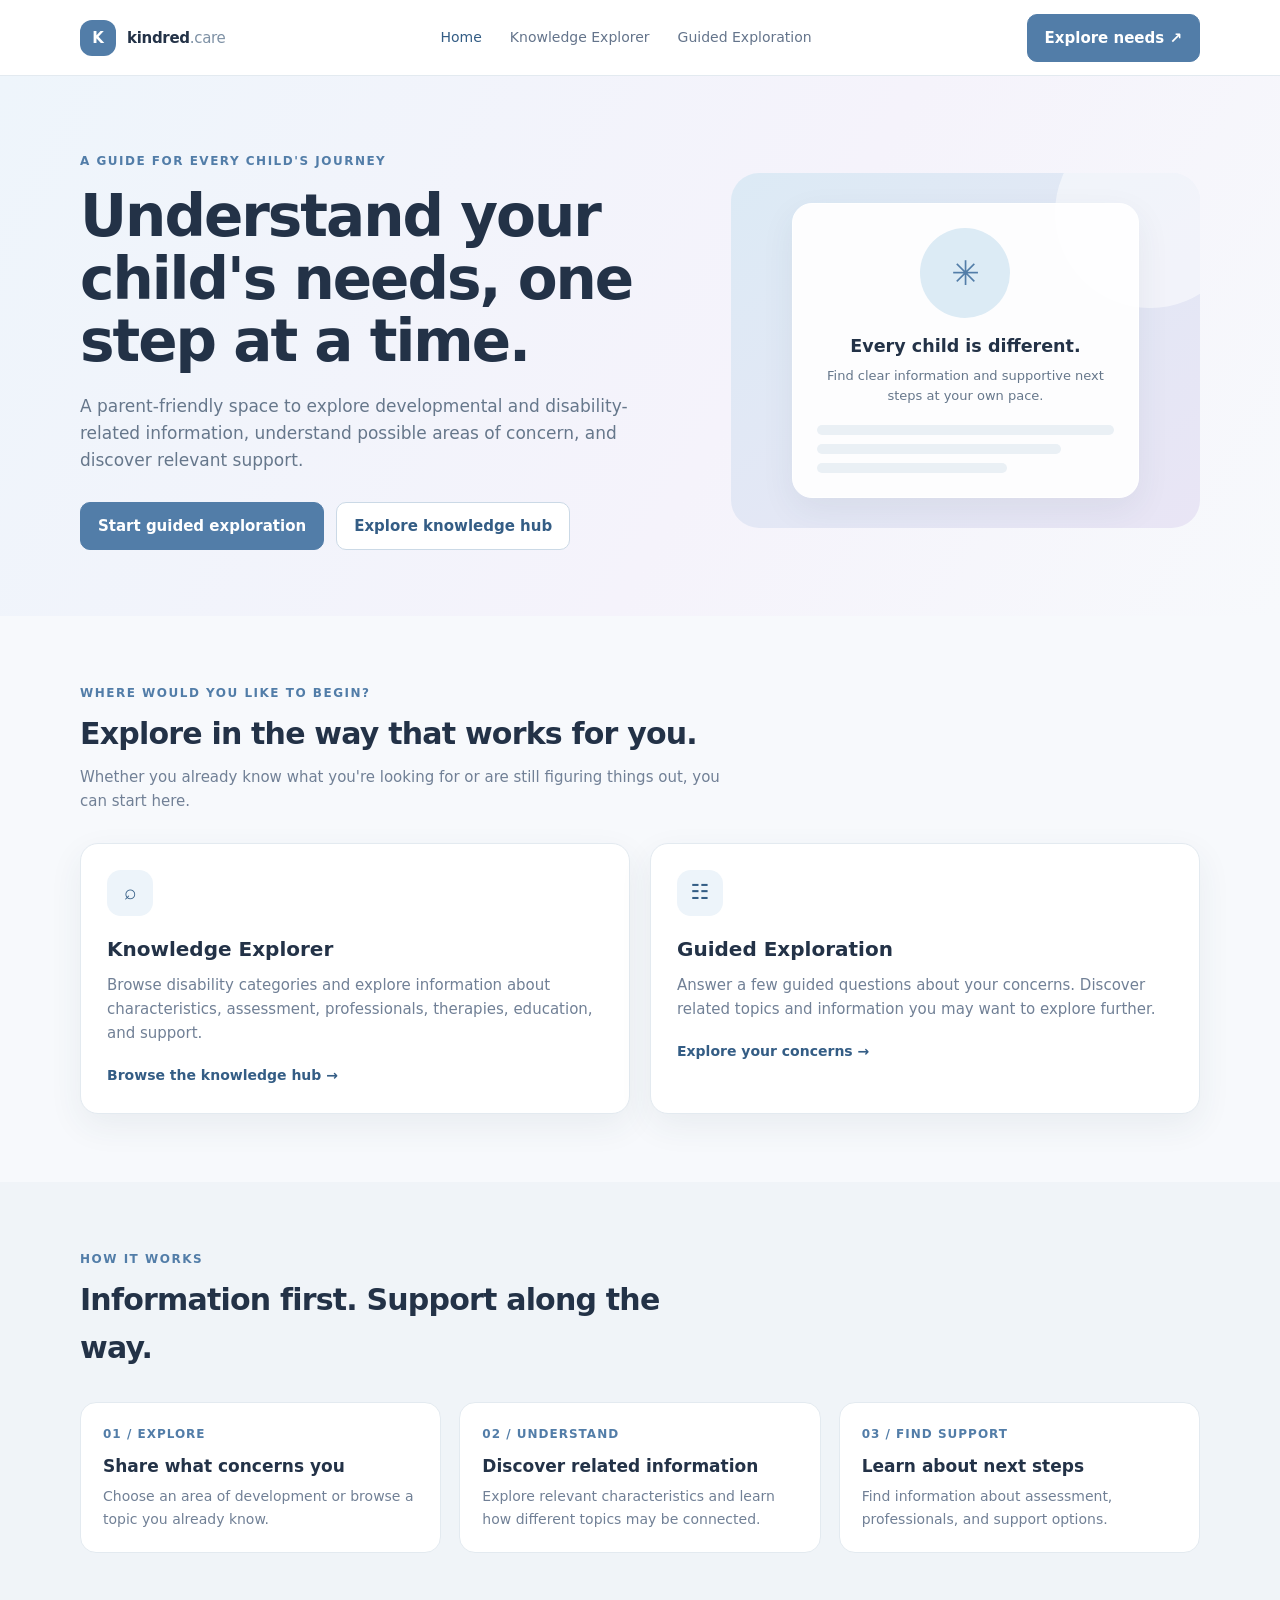
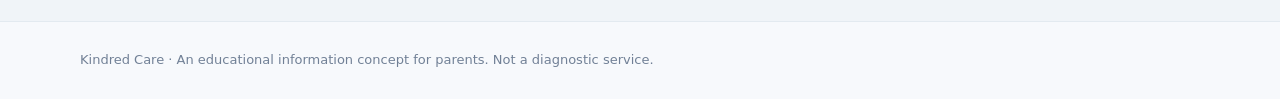
<file: index.html>
<!doctype html>
<html lang="en"><head><meta charset="utf-8"><meta name="viewport" content="width=device-width, initial-scale=1"><title>Kindred — Child Development & Disability Knowledge Hub</title><link rel="stylesheet" href="styles.css"></head><body>
<header class="topbar"><div class="container nav"><a class="brand" href="index.html"><span class="brand-mark">K</span><span>kindred<span style="color:#7e91a5;font-weight:500">.care</span></span></a><nav class="navlinks"><a class="active" href="index.html">Home</a><a href="knowledge.html">Knowledge Explorer</a><a href="guided.html">Guided Exploration</a></nav><a class="nav-cta" href="guided.html">Explore needs ↗</a></div></header>
<main><section class="hero"><div class="container hero-grid"><div><div class="eyebrow">A guide for every child's journey</div><h1>Understand your child's needs, one step at a time.</h1><p>A parent-friendly space to explore developmental and disability-related information, understand possible areas of concern, and discover relevant support.</p><div class="hero-actions"><a class="btn" href="guided.html">Start guided exploration</a><a class="btn secondary" href="knowledge.html">Explore knowledge hub</a></div></div><div class="hero-art"><div class="orb"></div><div class="art-card"><div class="art-circle">✳</div><h3>Every child is different.</h3><p>Find clear information and supportive next steps at your own pace.</p><div class="mini-lines"><div class="mini-line"></div><div class="mini-line"></div><div class="mini-line"></div></div></div></div></div></section>
<section class="section"><div class="container"><div class="section-head"><div class="eyebrow">Where would you like to begin?</div><h2>Explore in the way that works for you.</h2><p>Whether you already know what you're looking for or are still figuring things out, you can start here.</p></div><div class="feature-grid"><article class="feature"><div class="feature-icon">⌕</div><h3>Knowledge Explorer</h3><p>Browse disability categories and explore information about characteristics, assessment, professionals, therapies, education, and support.</p><a href="knowledge.html">Browse the knowledge hub →</a></article><article class="feature"><div class="feature-icon">☷</div><h3>Guided Exploration</h3><p>Answer a few guided questions about your concerns. Discover related topics and information you may want to explore further.</p><a href="guided.html">Explore your concerns →</a></article></div></div></section>
<section class="section" style="background:#f0f4f8"><div class="container"><div class="section-head"><div class="eyebrow">How it works</div><h2>Information first. Support along the way.</h2></div><div class="steps"><article class="step"><div class="step-num">01 / EXPLORE</div><h3>Share what concerns you</h3><p>Choose an area of development or browse a topic you already know.</p></article><article class="step"><div class="step-num">02 / UNDERSTAND</div><h3>Discover related information</h3><p>Explore relevant characteristics and learn how different topics may be connected.</p></article><article class="step"><div class="step-num">03 / FIND SUPPORT</div><h3>Learn about next steps</h3><p>Find information about assessment, professionals, and support options.</p></article></div></div></section></main>
<footer class="footer"><div class="container">Kindred Care · An educational information concept for parents. Not a diagnostic service.</div></footer></body></html>
</file>
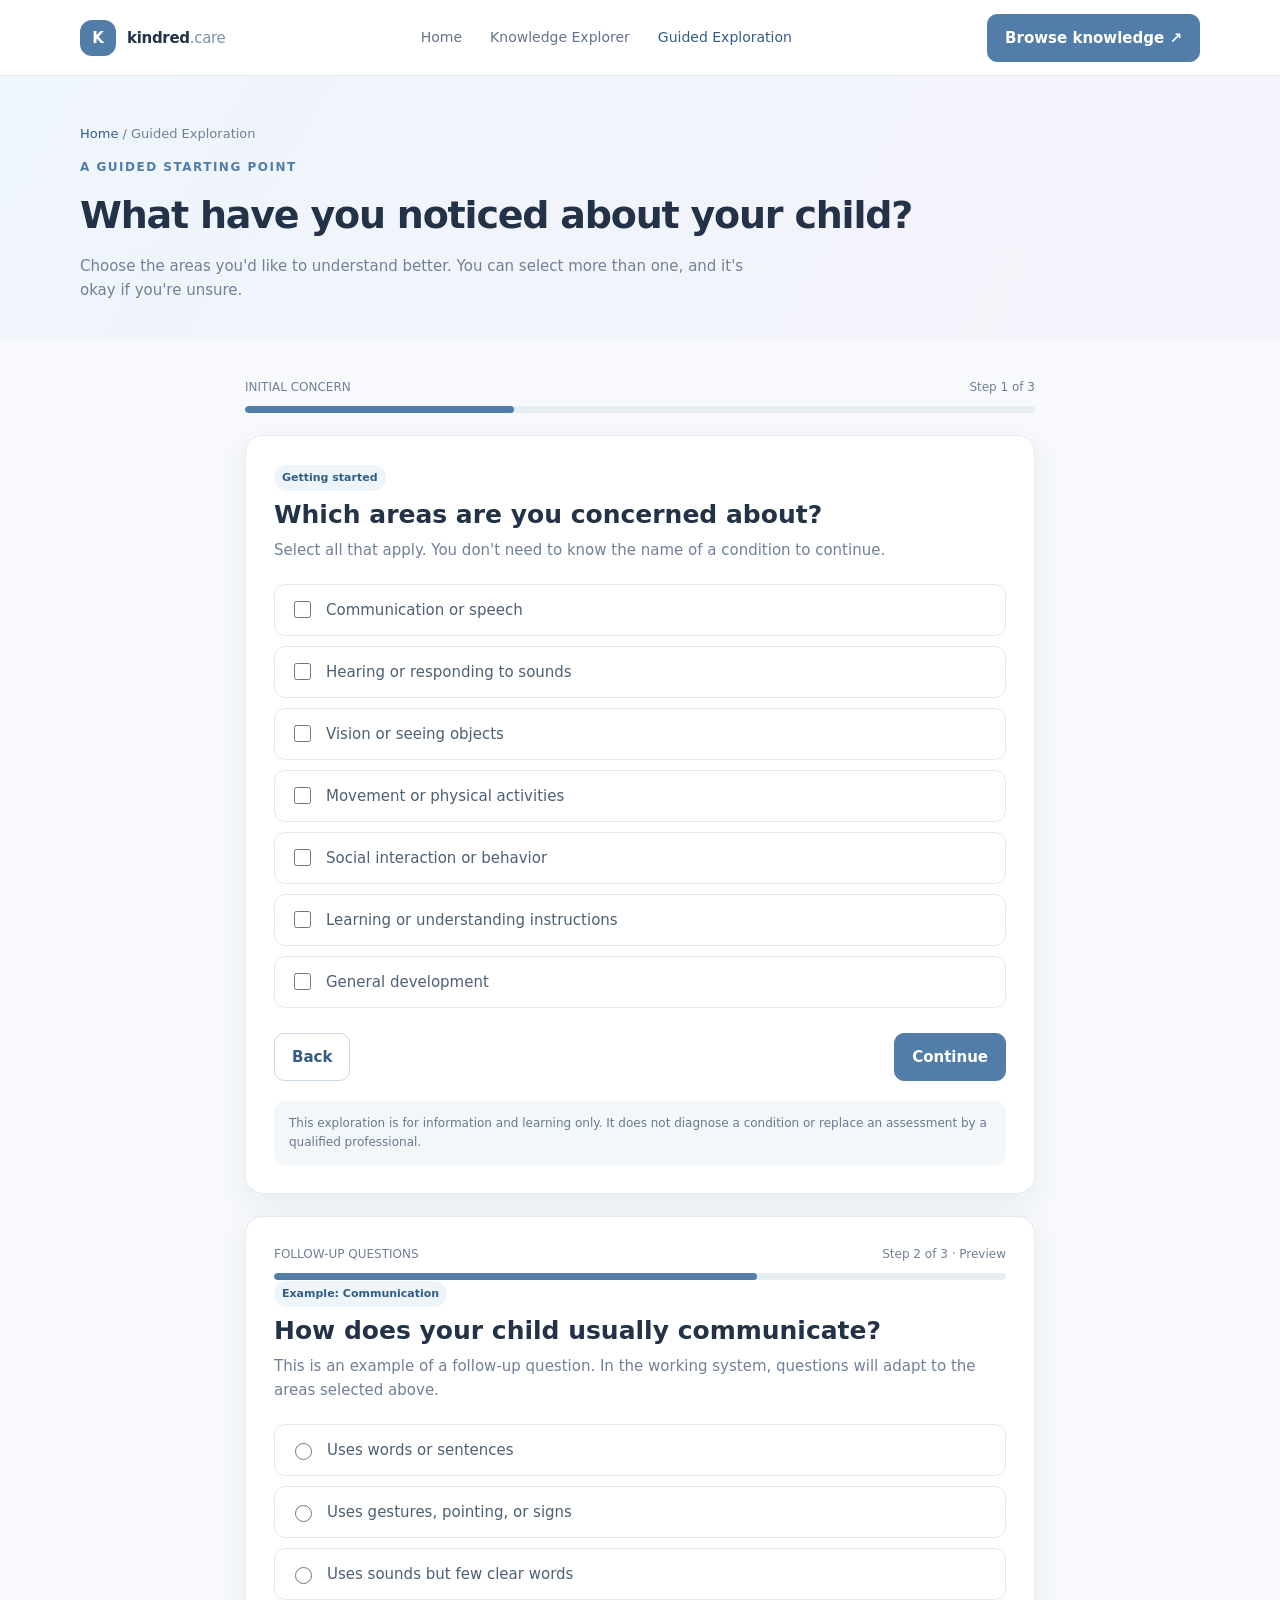
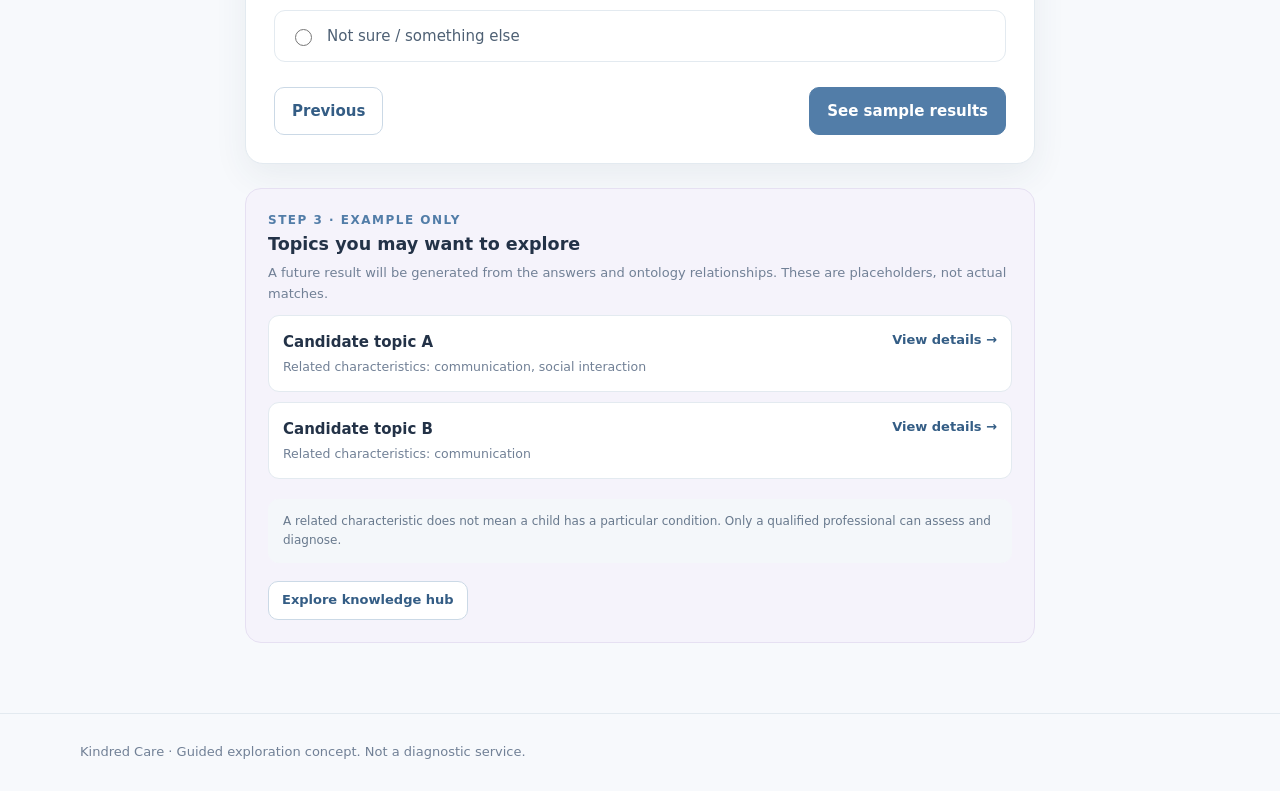
<file: guided.html>
<!doctype html><html lang="en"><head><meta charset="utf-8"><meta name="viewport" content="width=device-width, initial-scale=1"><title>Guided Exploration — Kindred</title><link rel="stylesheet" href="styles.css"></head><body>
<header class="topbar"><div class="container nav"><a class="brand" href="index.html"><span class="brand-mark">K</span><span>kindred<span style="color:#7e91a5;font-weight:500">.care</span></span></a><nav class="navlinks"><a href="index.html">Home</a><a href="knowledge.html">Knowledge Explorer</a><a class="active" href="guided.html">Guided Exploration</a></nav><a class="nav-cta" href="knowledge.html">Browse knowledge ↗</a></div></header>
<section class="page-hero"><div class="container"><div class="breadcrumb"><a href="index.html">Home</a> / Guided Exploration</div><div class="eyebrow">A guided starting point</div><h1>What have you noticed about your child?</h1><p>Choose the areas you'd like to understand better. You can select more than one, and it's okay if you're unsure.</p></div></section>
<main class="container"><div class="form-wrap"><div class="progress-row"><span>INITIAL CONCERN</span><span>Step 1 of 3</span></div><div class="progress"><span></span></div><section class="question-card"><span class="tag">Getting started</span><h2>Which areas are you concerned about?</h2><p>Select all that apply. You don't need to know the name of a condition to continue.</p><div class="option-list"><label class="option"><input type="checkbox"> Communication or speech</label><label class="option"><input type="checkbox"> Hearing or responding to sounds</label><label class="option"><input type="checkbox"> Vision or seeing objects</label><label class="option"><input type="checkbox"> Movement or physical activities</label><label class="option"><input type="checkbox"> Social interaction or behavior</label><label class="option"><input type="checkbox"> Learning or understanding instructions</label><label class="option"><input type="checkbox"> General development</label></div><div class="form-actions"><a class="btn secondary" href="index.html">Back</a><a class="btn" href="#follow-up">Continue</a></div><div class="note">This exploration is for information and learning only. It does not diagnose a condition or replace an assessment by a qualified professional.</div></section>
<section class="question-card" id="follow-up"><div class="progress-row"><span>FOLLOW-UP QUESTIONS</span><span>Step 2 of 3 · Preview</span></div><div class="progress"><span style="width:66%"></span></div><span class="tag">Example: Communication</span><h2>How does your child usually communicate?</h2><p>This is an example of a follow-up question. In the working system, questions will adapt to the areas selected above.</p><div class="option-list"><label class="option"><input type="radio" name="communication"> Uses words or sentences</label><label class="option"><input type="radio" name="communication"> Uses gestures, pointing, or signs</label><label class="option"><input type="radio" name="communication"> Uses sounds but few clear words</label><label class="option"><input type="radio" name="communication"> Not sure / something else</label></div><div class="form-actions"><a class="btn secondary" href="#top">Previous</a><a class="btn" href="#results">See sample results</a></div></section>
<section class="result-preview" id="results"><div class="eyebrow">Step 3 · Example only</div><h3>Topics you may want to explore</h3><p style="color:var(--muted);font-size:13px;margin:0">A future result will be generated from the answers and ontology relationships. These are placeholders, not actual matches.</p><div class="candidate"><div><b>Candidate topic A</b><small>Related characteristics: communication, social interaction</small></div><strong>View details →</strong></div><div class="candidate"><div><b>Candidate topic B</b><small>Related characteristics: communication</small></div><strong>View details →</strong></div><div class="note">A related characteristic does not mean a child has a particular condition. Only a qualified professional can assess and diagnose.</div><div style="margin-top:18px"><a class="btn secondary small" href="knowledge.html">Explore knowledge hub</a></div></section></div></main>
<footer class="footer"><div class="container">Kindred Care · Guided exploration concept. Not a diagnostic service.</div></footer></body></html>
</file>
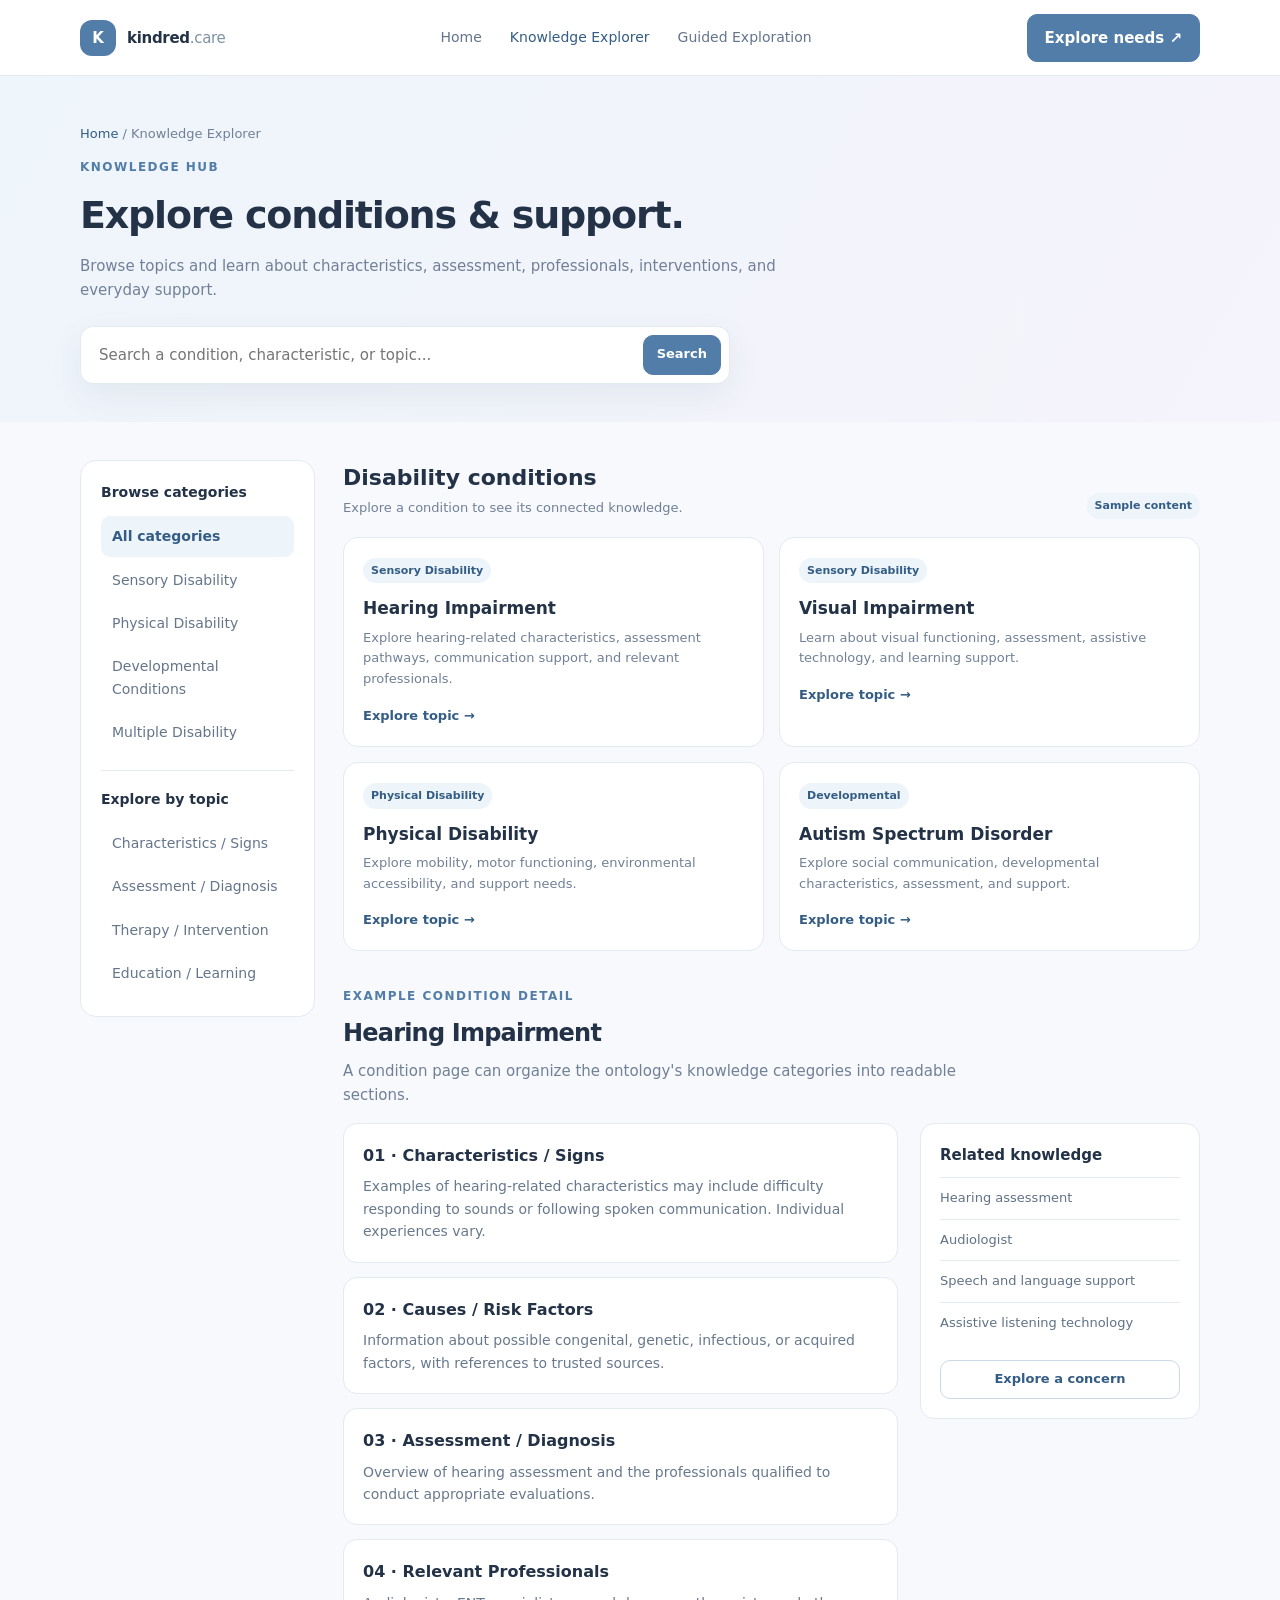
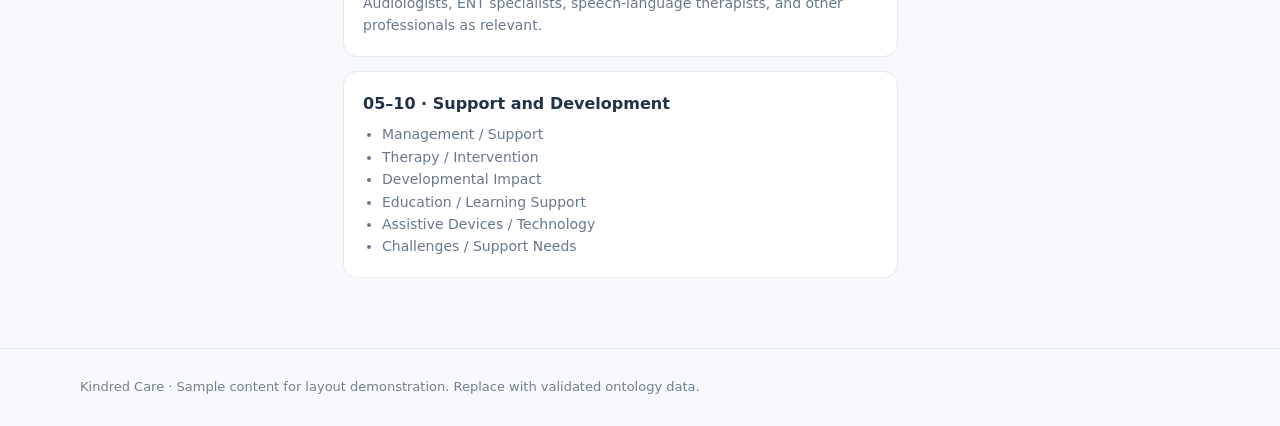
<file: knowledge.html>
<!doctype html><html lang="en"><head><meta charset="utf-8"><meta name="viewport" content="width=device-width, initial-scale=1"><title>Knowledge Explorer — Kindred</title><link rel="stylesheet" href="styles.css"></head><body>
<header class="topbar"><div class="container nav"><a class="brand" href="index.html"><span class="brand-mark">K</span><span>kindred<span style="color:#7e91a5;font-weight:500">.care</span></span></a><nav class="navlinks"><a href="index.html">Home</a><a class="active" href="knowledge.html">Knowledge Explorer</a><a href="guided.html">Guided Exploration</a></nav><a class="nav-cta" href="guided.html">Explore needs ↗</a></div></header>
<section class="page-hero"><div class="container"><div class="breadcrumb"><a href="index.html">Home</a> / Knowledge Explorer</div><div class="eyebrow">Knowledge hub</div><h1>Explore conditions &amp; support.</h1><p>Browse topics and learn about characteristics, assessment, professionals, interventions, and everyday support.</p><form class="searchbar"><input type="search" placeholder="Search a condition, characteristic, or topic..."><button class="btn small" type="button">Search</button></form></div></section>
<main class="container content-layout"><aside class="sidebar"><h3>Browse categories</h3><a class="side-link active" href="#all">All categories</a><a class="side-link" href="#sensory">Sensory Disability</a><a class="side-link" href="#physical">Physical Disability</a><a class="side-link" href="#developmental">Developmental Conditions</a><a class="side-link" href="#multiple">Multiple Disability</a><div style="border-top:1px solid var(--line);margin:17px 0"></div><h3>Explore by topic</h3><a class="side-link" href="#all">Characteristics / Signs</a><a class="side-link" href="#all">Assessment / Diagnosis</a><a class="side-link" href="#all">Therapy / Intervention</a><a class="side-link" href="#all">Education / Learning</a></aside><section><div class="results-head"><div><h2 id="all">Disability conditions</h2><p>Explore a condition to see its connected knowledge.</p></div><span class="tag">Sample content</span></div><div class="condition-grid"><article class="condition-card" id="sensory"><span class="tag">Sensory Disability</span><h3>Hearing Impairment</h3><p>Explore hearing-related characteristics, assessment pathways, communication support, and relevant professionals.</p><a class="text-link" href="#hearing-detail">Explore topic →</a></article><article class="condition-card"><span class="tag">Sensory Disability</span><h3>Visual Impairment</h3><p>Learn about visual functioning, assessment, assistive technology, and learning support.</p><a class="text-link" href="#visual-detail">Explore topic →</a></article><article class="condition-card" id="physical"><span class="tag">Physical Disability</span><h3>Physical Disability</h3><p>Explore mobility, motor functioning, environmental accessibility, and support needs.</p><a class="text-link" href="#physical-detail">Explore topic →</a></article><article class="condition-card" id="developmental"><span class="tag">Developmental</span><h3>Autism Spectrum Disorder</h3><p>Explore social communication, developmental characteristics, assessment, and support.</p><a class="text-link" href="#asd-detail">Explore topic →</a></article></div>
<div class="section-head" style="margin:36px 0 16px"><div class="eyebrow">Example condition detail</div><h2 id="hearing-detail" style="font-size:24px">Hearing Impairment</h2><p>A condition page can organize the ontology's knowledge categories into readable sections.</p></div><div class="detail-grid"><div class="detail-main"><article class="info-section"><h3>01 · Characteristics / Signs</h3><p>Examples of hearing-related characteristics may include difficulty responding to sounds or following spoken communication. Individual experiences vary.</p></article><article class="info-section"><h3>02 · Causes / Risk Factors</h3><p>Information about possible congenital, genetic, infectious, or acquired factors, with references to trusted sources.</p></article><article class="info-section"><h3>03 · Assessment / Diagnosis</h3><p>Overview of hearing assessment and the professionals qualified to conduct appropriate evaluations.</p></article><article class="info-section"><h3>04 · Relevant Professionals</h3><p>Audiologists, ENT specialists, speech-language therapists, and other professionals as relevant.</p></article><article class="info-section"><h3>05–10 · Support and Development</h3><ul><li>Management / Support</li><li>Therapy / Intervention</li><li>Developmental Impact</li><li>Education / Learning Support</li><li>Assistive Devices / Technology</li><li>Challenges / Support Needs</li></ul></article></div><aside class="detail-aside"><h3>Related knowledge</h3><div class="aside-item">Hearing assessment</div><div class="aside-item">Audiologist</div><div class="aside-item">Speech and language support</div><div class="aside-item">Assistive listening technology</div><a class="btn secondary small" style="width:100%;margin-top:16px" href="guided.html">Explore a concern</a></aside></div></section></main>
<footer class="footer"><div class="container">Kindred Care · Sample content for layout demonstration. Replace with validated ontology data.</div></footer></body></html>
</file>
<file: styles.css>
:root{--ink:#233247;--muted:#718096;--blue:#527da8;--blue-dark:#345d85;--pale:#edf4fa;--lav:#f2effa;--line:#e3eaf0;--bg:#f7f9fc;--white:#fff;--mint:#eaf5f1;--shadow:0 12px 34px rgba(39,65,91,.07)}
*{box-sizing:border-box}body{margin:0;background:var(--bg);color:var(--ink);font:15px/1.6 Inter,ui-sans-serif,system-ui,-apple-system,"Segoe UI",sans-serif}a{color:inherit;text-decoration:none}button{font:inherit}.container{width:min(1120px,calc(100% - 40px));margin:auto}.topbar{height:76px;background:#ffffffeb;border-bottom:1px solid var(--line);display:flex;align-items:center;position:sticky;top:0;z-index:5;backdrop-filter:blur(12px)}.nav{display:flex;align-items:center;justify-content:space-between;gap:24px}.brand{display:flex;align-items:center;gap:11px;font-weight:750;letter-spacing:-.3px}.brand-mark{width:36px;height:36px;border-radius:12px;background:var(--blue);color:white;display:grid;place-items:center;font-weight:800}.navlinks{display:flex;align-items:center;gap:28px;color:#64748b;font-size:14px}.navlinks a.active,.navlinks a:hover{color:var(--blue-dark)}.nav-cta,.btn{display:inline-flex;align-items:center;justify-content:center;border-radius:10px;padding:11px 17px;background:var(--blue);color:#fff;font-weight:650;border:1px solid var(--blue);transition:.2s}.nav-cta:hover,.btn:hover{background:var(--blue-dark)}.btn.secondary{background:#fff;color:var(--blue-dark);border-color:#cbd9e6}.btn.secondary:hover{background:var(--pale)}.btn.small{padding:8px 13px;font-size:13px}.eyebrow{font-size:12px;letter-spacing:1.5px;text-transform:uppercase;color:var(--blue);font-weight:750}.hero{padding:76px 0 66px;background:linear-gradient(120deg,#eef5fb 0%,#f5f3fb 58%,#f7f9fc 100%)}.hero-grid{display:grid;grid-template-columns:1.12fr .88fr;gap:54px;align-items:center}.hero h1{font-size:clamp(38px,5vw,58px);line-height:1.08;letter-spacing:-2px;margin:14px 0 20px;max-width:650px}.hero p{color:#66778b;font-size:17px;max-width:590px;margin:0 0 27px}.hero-actions{display:flex;gap:12px;flex-wrap:wrap}.hero-art{min-height:340px;border-radius:28px;background:linear-gradient(145deg,#dceaf5,#e9e5f5);position:relative;overflow:hidden;padding:30px;display:flex;align-items:center;justify-content:center}.art-card{width:85%;background:#ffffffed;border:1px solid #fff;border-radius:20px;padding:24px;box-shadow:var(--shadow);position:relative;z-index:1}.art-circle{width:90px;height:90px;border-radius:50%;background:#dcebf5;margin:0 auto 14px;display:grid;place-items:center;font-size:34px;color:var(--blue)}.art-card h3{text-align:center;margin:0 0 5px}.art-card p{text-align:center;font-size:13px;margin:0 auto 18px}.mini-lines{display:grid;gap:9px}.mini-line{height:10px;border-radius:10px;background:#eaf0f5}.mini-line:nth-child(2){width:82%}.mini-line:nth-child(3){width:64%}.orb{position:absolute;border-radius:50%;background:#fff8;width:190px;height:190px;right:-45px;top:-55px}.section{padding:68px 0}.section-head{max-width:650px;margin-bottom:30px}.section-head h2{font-size:30px;letter-spacing:-.8px;margin:7px 0}.section-head p{color:var(--muted);margin:0}.feature-grid{display:grid;grid-template-columns:1fr 1fr;gap:20px}.feature{background:white;border:1px solid var(--line);border-radius:18px;padding:26px;box-shadow:var(--shadow)}.feature-icon{width:46px;height:46px;border-radius:14px;background:var(--pale);display:grid;place-items:center;color:var(--blue-dark);font-size:21px;margin-bottom:17px}.feature h3{margin:0 0 8px;font-size:20px}.feature p{color:var(--muted);margin:0 0 18px}.feature a{font-weight:700;color:var(--blue-dark);font-size:14px}.steps{display:grid;grid-template-columns:repeat(3,1fr);gap:18px}.step{padding:22px;background:#fff;border:1px solid var(--line);border-radius:16px}.step-num{font-size:12px;color:var(--blue);font-weight:800;letter-spacing:1px}.step h3{margin:9px 0 5px;font-size:17px}.step p{color:var(--muted);font-size:14px;margin:0}.footer{padding:28px 0;border-top:1px solid var(--line);color:var(--muted);font-size:13px}.page-hero{padding:48px 0 38px;background:linear-gradient(120deg,#eef5fb,#f5f3fb)}.page-hero h1{font-size:38px;letter-spacing:-1.2px;margin:8px 0}.page-hero p{color:var(--muted);max-width:700px;margin:0}.breadcrumb{font-size:13px;color:var(--muted);margin-bottom:13px}.breadcrumb a{color:var(--blue-dark)}.searchbar{display:flex;gap:10px;background:#fff;border:1px solid var(--line);padding:8px;border-radius:13px;max-width:650px;margin-top:24px;box-shadow:var(--shadow)}.searchbar input{flex:1;min-width:0;border:0;outline:0;padding:8px 10px;font:inherit}.content-layout{display:grid;grid-template-columns:235px 1fr;gap:28px;padding:38px 0 70px}.sidebar,.panel{background:#fff;border:1px solid var(--line);border-radius:16px;padding:20px;height:max-content}.sidebar h3{font-size:14px;margin:0 0 13px}.side-link{display:block;padding:9px 11px;border-radius:9px;color:#65758a;font-size:14px;margin:3px 0}.side-link.active,.side-link:hover{background:var(--pale);color:var(--blue-dark);font-weight:650}.results-head{display:flex;align-items:end;justify-content:space-between;gap:15px;margin-bottom:18px}.results-head h2{font-size:22px;margin:0}.results-head p{color:var(--muted);font-size:13px;margin:3px 0 0}.condition-grid{display:grid;grid-template-columns:repeat(2,1fr);gap:15px}.condition-card{background:white;border:1px solid var(--line);border-radius:15px;padding:19px;transition:.2s}.condition-card:hover{transform:translateY(-2px);box-shadow:var(--shadow)}.tag{display:inline-block;background:var(--pale);color:var(--blue-dark);font-size:11px;font-weight:700;padding:4px 8px;border-radius:20px}.condition-card h3{font-size:17px;margin:12px 0 5px}.condition-card p{font-size:13px;color:var(--muted);margin:0 0 13px}.text-link{font-size:13px;color:var(--blue-dark);font-weight:700}.detail-grid{display:grid;grid-template-columns:1fr 280px;gap:22px}.detail-main{display:grid;gap:14px}.info-section{background:#fff;border:1px solid var(--line);border-radius:14px;padding:19px}.info-section h3{font-size:16px;margin:0 0 7px}.info-section p,.info-section li{font-size:14px;color:#68798d}.info-section p{margin:0}.info-section ul{margin:7px 0 0;padding-left:19px}.detail-aside{background:#fff;border:1px solid var(--line);border-radius:14px;padding:19px;height:max-content}.detail-aside h3{font-size:15px;margin:0 0 10px}.aside-item{padding:10px 0;border-top:1px solid var(--line);font-size:13px;color:#617286}.form-wrap{max-width:790px;margin:38px auto 70px}.progress-row{display:flex;justify-content:space-between;color:var(--muted);font-size:12px;margin-bottom:9px}.progress{height:7px;background:#e6edf3;border-radius:10px;overflow:hidden}.progress span{display:block;width:34%;height:100%;background:var(--blue);border-radius:10px}.question-card{background:#fff;border:1px solid var(--line);border-radius:18px;padding:28px;margin-top:22px;box-shadow:var(--shadow)}.question-card h2{font-size:25px;line-height:1.25;margin:8px 0}.question-card>p{color:var(--muted);margin:0 0 22px}.option-list{display:grid;gap:10px}.option{display:flex;gap:12px;align-items:center;border:1px solid var(--line);padding:13px 15px;border-radius:11px;color:#4e6074}.option input{accent-color:var(--blue);width:17px;height:17px}.form-actions{display:flex;justify-content:space-between;gap:12px;margin-top:25px}.note{background:#f4f7fa;border-radius:11px;padding:13px 15px;color:#68798d;font-size:12px;margin-top:20px}.result-preview{margin-top:24px;background:#f5f3fb;border:1px solid #e6e0f2;border-radius:16px;padding:22px}.result-preview h3{margin:0 0 5px}.candidate{display:flex;justify-content:space-between;gap:15px;background:#fff;border:1px solid var(--line);border-radius:11px;padding:14px;margin-top:10px}.candidate small{display:block;color:var(--muted);margin-top:3px}.candidate strong{font-size:13px;color:var(--blue-dark)}
@media(max-width:760px){.navlinks{gap:12px}.navlinks a:not(.nav-cta){display:none}.hero{padding:48px 0}.hero-grid,.content-layout,.detail-grid{grid-template-columns:1fr}.hero-art{min-height:260px}.feature-grid,.steps,.condition-grid{grid-template-columns:1fr}.content-layout{padding-top:24px}.sidebar{order:2}.detail-aside{order:-1}.page-hero h1{font-size:31px}.question-card{padding:21px}.container{width:min(100% - 28px,1120px)}}
</file>
